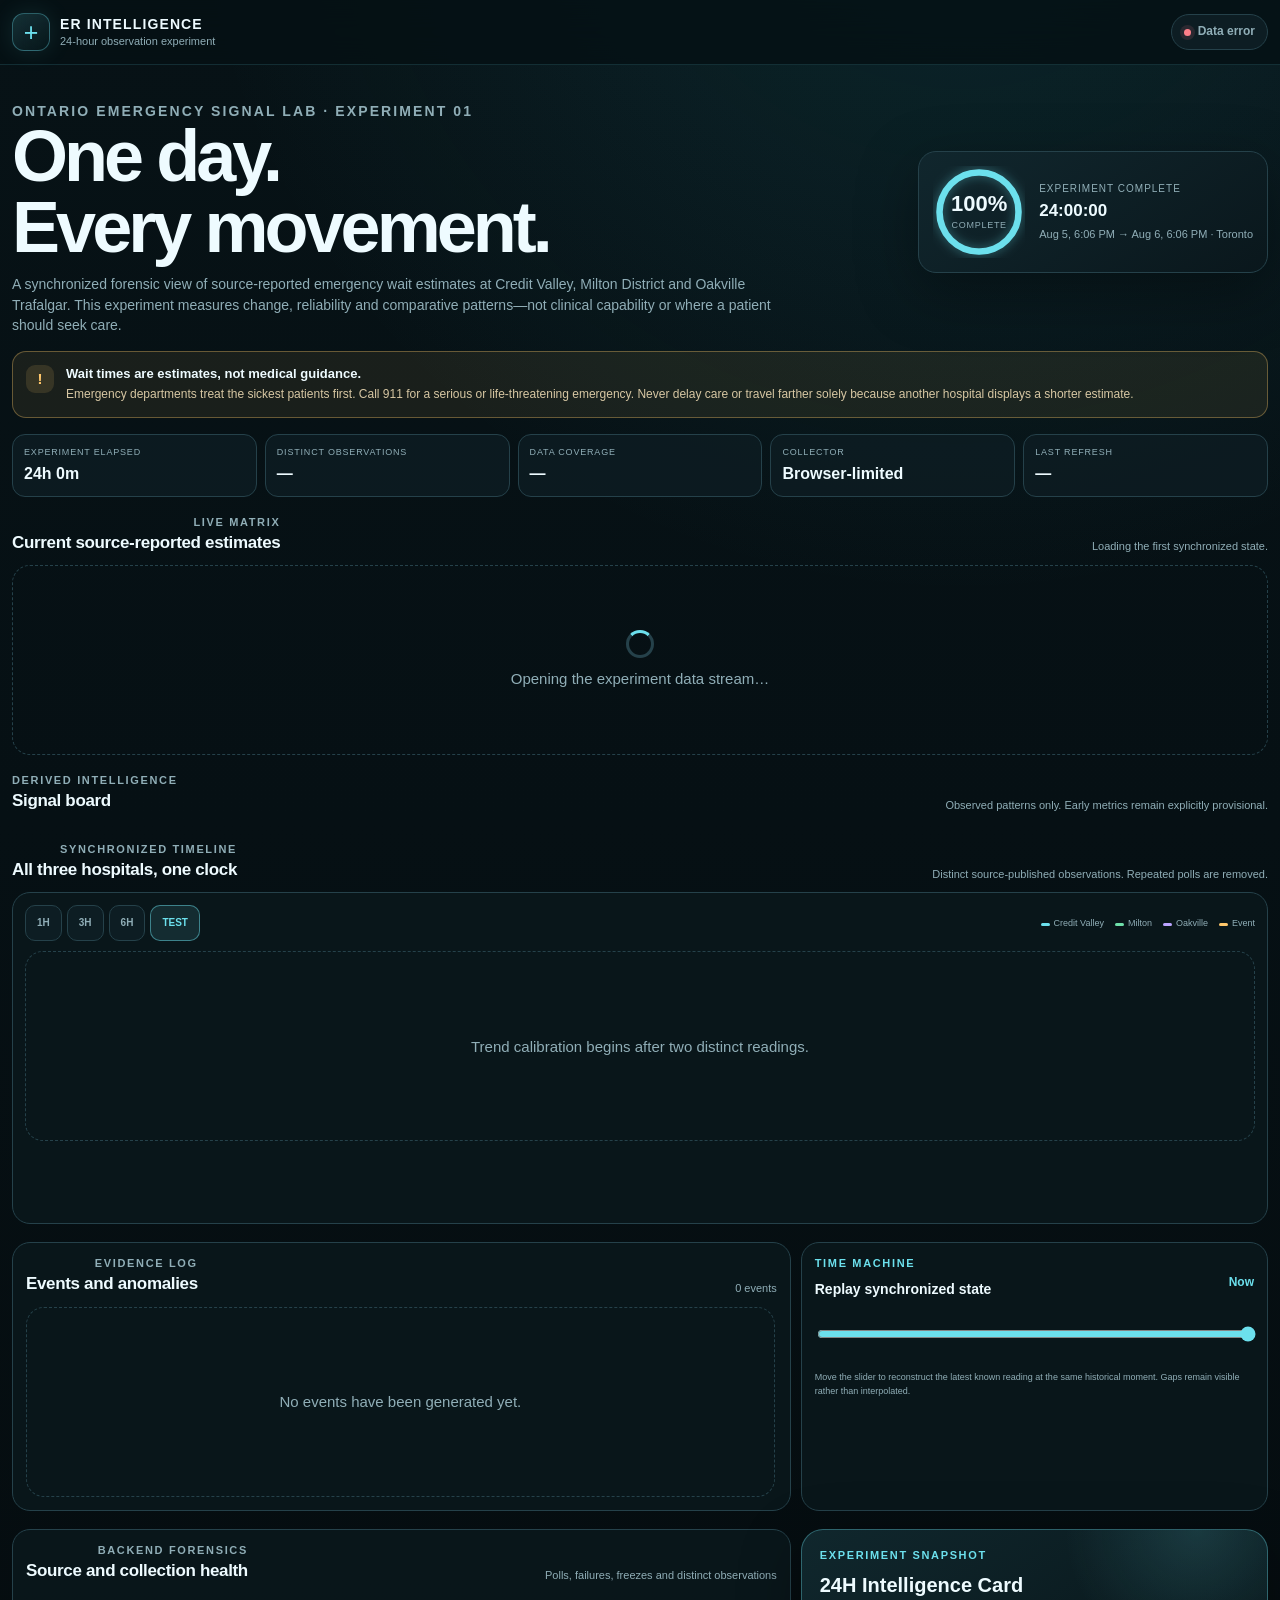
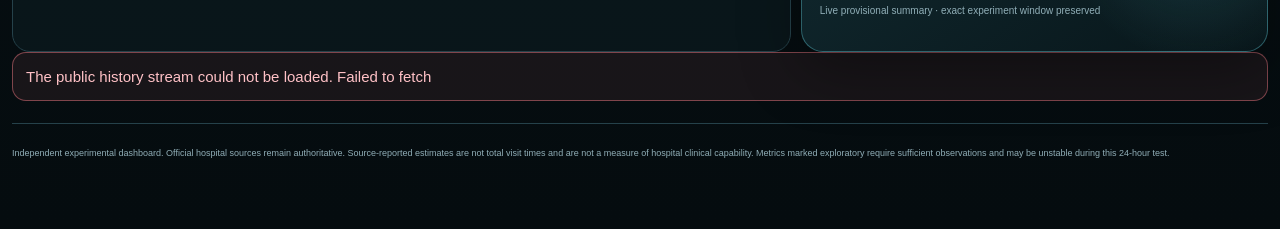
<file: experiment/index.html>
<!doctype html>
<html lang="en">
<head>
<meta charset="utf-8">
<meta name="viewport" content="width=device-width,initial-scale=1,viewport-fit=cover">
<meta name="theme-color" content="#071216">
<meta name="apple-mobile-web-app-capable" content="yes">
<meta name="apple-mobile-web-app-status-bar-style" content="black-translucent">
<meta name="apple-mobile-web-app-title" content="ER Intel 24H">
<title>ER Intelligence — 24-Hour Experiment</title>
<link rel="stylesheet" href="experiment-a.css"><link rel="stylesheet" href="experiment-b.css">
</head>
<body>
<header class="topbar"><div class="shell topin"><div class="brand"><span class="cross" aria-hidden="true">+</span><span><strong>ER Intelligence</strong><small>24-hour observation experiment</small></span></div><div id="livePill" class="livepill"><i></i><span id="liveText">Connecting</span></div></div></header>
<main class="shell">
<section class="hero"><div><p class="kicker">Ontario Emergency Signal Lab · Experiment 01</p><h1>One day.<br>Every movement.</h1><p>A synchronized forensic view of source-reported emergency wait estimates at Credit Valley, Milton District and Oakville Trafalgar. This experiment measures change, reliability and comparative patterns—not clinical capability or where a patient should seek care.</p></div><div class="clockbox"><div class="ring"><svg viewBox="0 0 100 100" aria-hidden="true"><circle class="track" cx="50" cy="50" r="43"></circle><circle id="progressCircle" class="progress" cx="50" cy="50" r="43"></circle></svg><div class="ringtext"><strong id="progressPct">0%</strong><span>complete</span></div></div><div class="clockmeta"><span class="label" id="countLabel">Time remaining</span><strong id="countdown">24:00:00</strong><span class="window">Aug 5, 6:06 PM → Aug 6, 6:06 PM · Toronto</span></div></div></section>
<section class="warning"><b aria-hidden="true">!</b><div><strong>Wait times are estimates, not medical guidance.</strong><p>Emergency departments treat the sickest patients first. Call 911 for a serious or life-threatening emergency. Never delay care or travel farther solely because another hospital displays a shorter estimate.</p></div></section>
<section id="statusbar" class="statusbar"><div class="stat"><span>Experiment elapsed</span><strong id="elapsed">0 min</strong></div><div class="stat"><span>Distinct observations</span><strong id="samples">—</strong></div><div class="stat"><span>Data coverage</span><strong id="coverage">—</strong></div><div class="stat"><span>Collector</span><strong id="collector">Starting</strong></div><div class="stat"><span>Last refresh</span><strong id="lastRefresh">—</strong></div></section>
<section class="section"><div class="sectionhead"><div><p class="kicker">Live matrix</p><h2>Current source-reported estimates</h2></div><p id="matrixNote">Loading the first synchronized state.</p></div><div id="cards" class="cards"><div class="loading" style="grid-column:1/-1"><div><div class="pulse"></div>Opening the experiment data stream…</div></div></section>
<section class="section"><div class="sectionhead"><div><p class="kicker">Derived intelligence</p><h2>Signal board</h2></div><p>Observed patterns only. Early metrics remain explicitly provisional.</p></div><div id="signals" class="signals"></div></section>
<section class="section"><div class="sectionhead"><div><p class="kicker">Synchronized timeline</p><h2>All three hospitals, one clock</h2></div><p>Distinct source-published observations. Repeated polls are removed.</p></div><div class="chartbox"><div class="charttools"><div class="rangebuttons" role="group" aria-label="Timeline range"><button data-range="60">1H</button><button data-range="180">3H</button><button data-range="360">6H</button><button data-range="experiment" class="active">TEST</button></div><div class="legend"><span><i style="background:#6ce0ed"></i>Credit Valley</span><span><i style="background:#6fe0aa"></i>Milton</span><span><i style="background:#bba4ff"></i>Oakville</span><span><i style="background:#ffc76b"></i>Event</span></div></div><div id="chart" class="chartwrap"><div class="loading"><div>Trend calibration begins after two distinct readings.</div></div></div></div></section>
<section class="section lowergrid"><div class="panel"><div class="sectionhead"><div><p class="kicker">Evidence log</p><h2>Events and anomalies</h2></div><p id="eventCount">0 events</p></div><div id="feed" class="feed"><div class="loading">No events have been generated yet.</div></div></div><div class="panel"><div class="replayhead"><div><p class="kicker">Time machine</p><h3>Replay synchronized state</h3></div><span id="replayTime" class="replaytime">Now</span></div><input id="replay" class="slider" type="range" min="0" max="1000" value="1000" aria-label="Replay experiment timeline"><div id="replayCards" class="replaycards"></div><p style="margin:10px 0 0;color:var(--muted);font-size:9px">Move the slider to reconstruct the latest known reading at the same historical moment. Gaps remain visible rather than interpolated.</p></div></section>
<section class="section lowergrid"><div class="panel forensics"><div class="sectionhead"><div><p class="kicker">Backend forensics</p><h2>Source and collection health</h2></div><p>Polls, failures, freezes and distinct observations</p></div><div id="forensics"></div></div><div class="summarycard"><p class="kicker">Experiment snapshot</p><h3>24H Intelligence Card</h3><p class="sub" id="summarySub">Live provisional summary · exact experiment window preserved</p><div id="summaryGrid" class="summarygrid"></div></div></section>
<div id="errorBox" class="errorbox hide" role="alert"></div>
<footer class="footer"><p>Independent experimental dashboard. Official hospital sources remain authoritative. Source-reported estimates are not total visit times and are not a measure of hospital clinical capability. Metrics marked exploratory require sufficient observations and may be unstable during this 24-hour test.</p></footer>
</main>
<script src="experiment-core1.js"></script><script src="experiment-core2.js"></script><script src="experiment-render1.js"></script><script src="experiment-render2.js"></script>
</body>
</html>
</file>
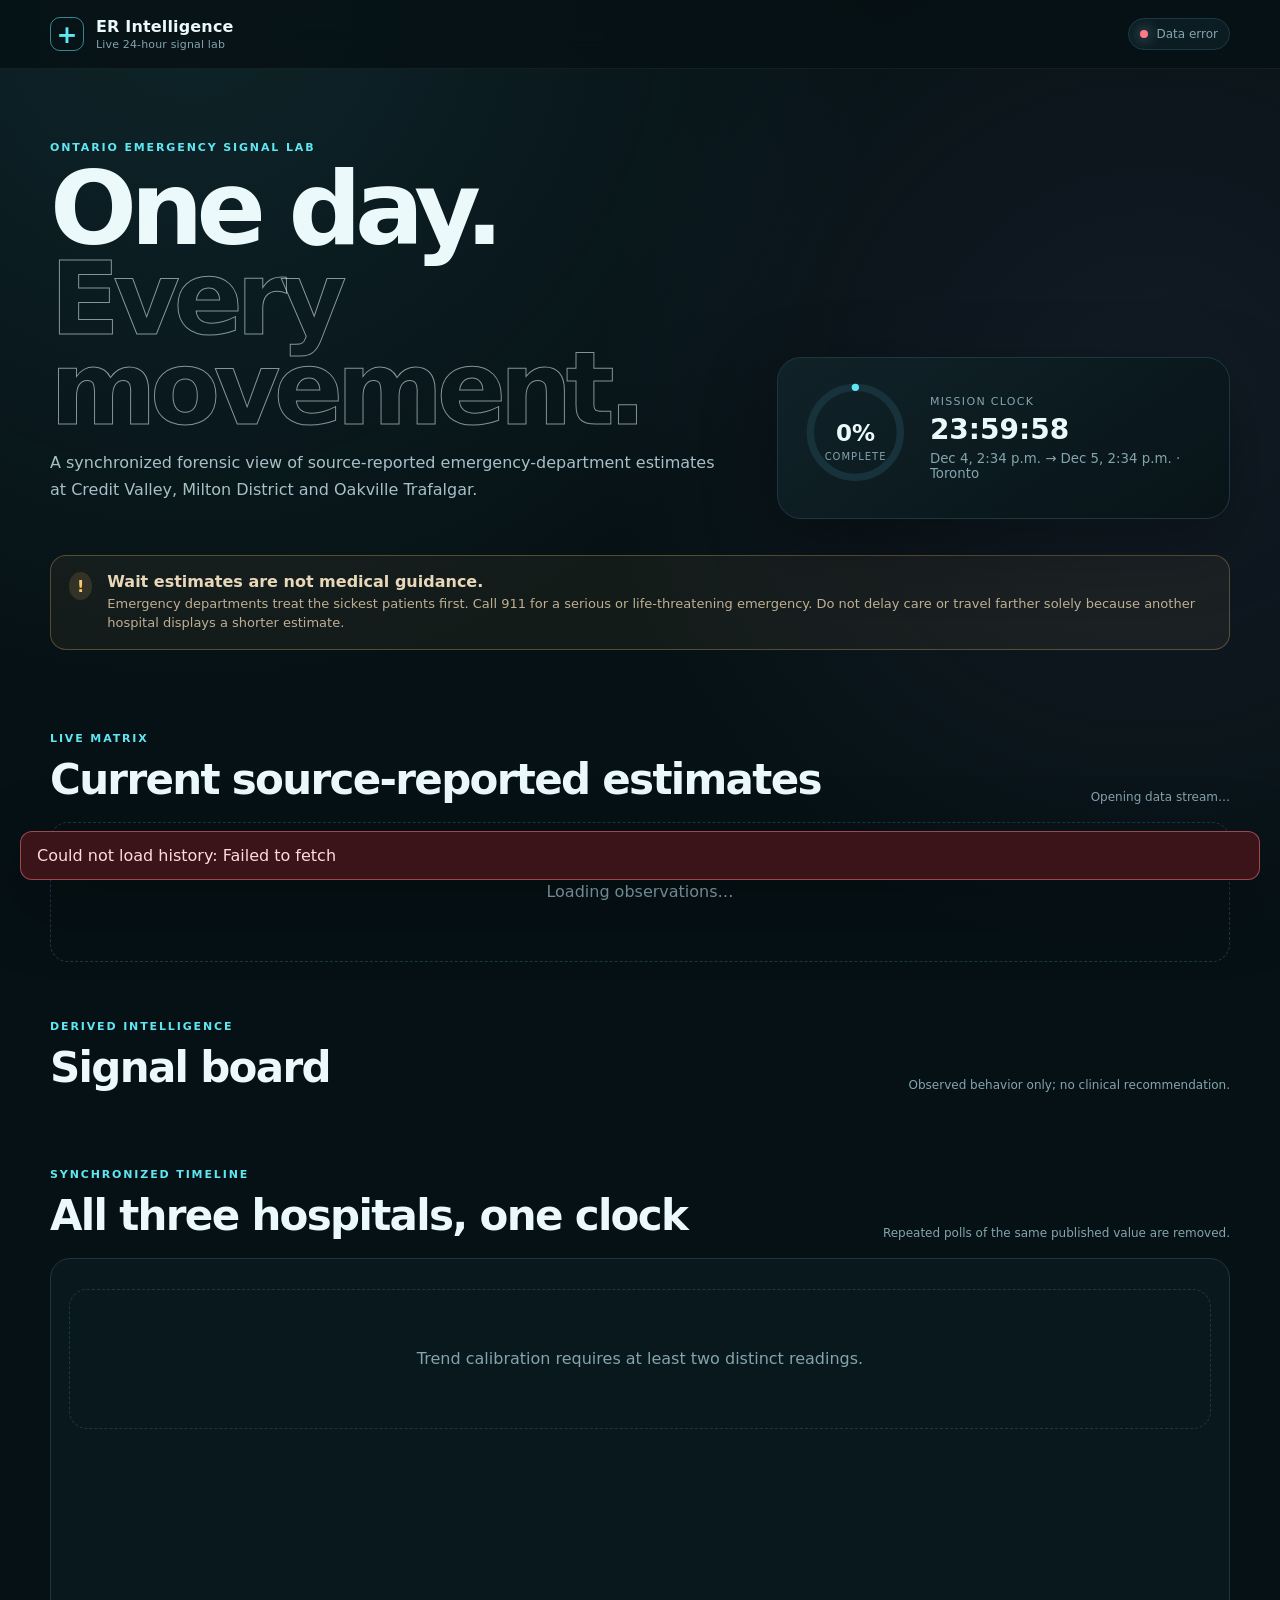
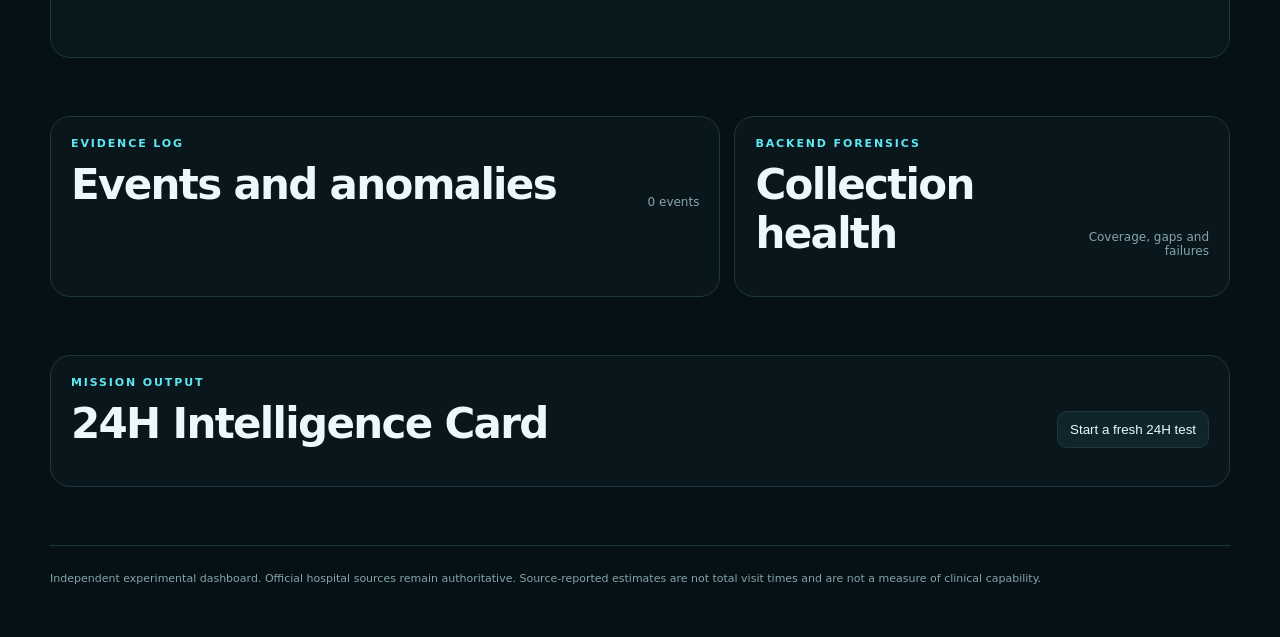
<file: forkable/index.html>
<!doctype html>
<html lang="en">
<head>
  <meta charset="utf-8">
  <meta name="viewport" content="width=device-width,initial-scale=1,viewport-fit=cover">
  <meta name="theme-color" content="#061115">
  <meta name="apple-mobile-web-app-capable" content="yes">
  <meta name="apple-mobile-web-app-status-bar-style" content="black-translucent">
  <title>ER Intelligence — Live 24H Lab</title>
  <link rel="stylesheet" href="./app.css">
</head>
<body>
  <header class="top"><div class="shell topin"><div class="brand"><b>+</b><span>ER Intelligence<small>Live 24-hour signal lab</small></span></div><div id="connection" class="pill"><i></i>Connecting</div></div></header>
  <main class="shell">
    <section class="hero">
      <div><p class="eyebrow">Ontario emergency signal lab</p><h1>One day.<br><em>Every movement.</em></h1><p class="lede">A synchronized forensic view of source-reported emergency-department estimates at Credit Valley, Milton District and Oakville Trafalgar.</p></div>
      <div class="mission"><div class="dial"><svg viewBox="0 0 100 100"><circle class="track" cx="50" cy="50" r="43"/><circle id="progress" class="progress" cx="50" cy="50" r="43"/></svg><div><strong id="pct">0%</strong><span>complete</span></div></div><div><span class="label">Mission clock</span><strong id="clock">24:00:00</strong><small id="windowLabel">Rolling 24-hour window</small></div></div>
    </section>

    <section class="warning"><strong>!</strong><div><b>Wait estimates are not medical guidance.</b><span>Emergency departments treat the sickest patients first. Call 911 for a serious or life-threatening emergency. Do not delay care or travel farther solely because another hospital displays a shorter estimate.</span></div></section>

    <section id="strip" class="strip"></section>

    <section class="section"><header><div><p class="eyebrow">Live matrix</p><h2>Current source-reported estimates</h2></div><p id="matrixNote">Opening data stream…</p></header><div id="cards" class="cards"><div class="loading">Loading observations…</div></div></section>

    <section class="section"><header><div><p class="eyebrow">Derived intelligence</p><h2>Signal board</h2></div><p>Observed behavior only; no clinical recommendation.</p></header><div id="signals" class="signals"></div></section>

    <section class="section"><header><div><p class="eyebrow">Synchronized timeline</p><h2>All three hospitals, one clock</h2></div><p>Repeated polls of the same published value are removed.</p></header><div class="chartbox"><div id="legend" class="legend"></div><div id="chart" class="chart"><div class="loading">Trend calibration requires at least two distinct readings.</div></div></div></section>

    <section class="grid2 section">
      <article class="panel"><header><div><p class="eyebrow">Evidence log</p><h2>Events and anomalies</h2></div><p id="eventCount">0 events</p></header><div id="events" class="events"></div></article>
      <article class="panel"><header><div><p class="eyebrow">Backend forensics</p><h2>Collection health</h2></div><p>Coverage, gaps and failures</p></header><div id="forensics"></div></article>
    </section>

    <section class="section summary"><header><div><p class="eyebrow">Mission output</p><h2>24H Intelligence Card</h2></div><button id="resetWindow">Start a fresh 24H test</button></header><div id="summary"></div></section>

    <div id="error" class="error hidden"></div>
    <footer>Independent experimental dashboard. Official hospital sources remain authoritative. Source-reported estimates are not total visit times and are not a measure of clinical capability.</footer>
  </main>
  <script src="./config.js"></script>
  <script src="./app.js"></script>
</body>
</html>
</file>
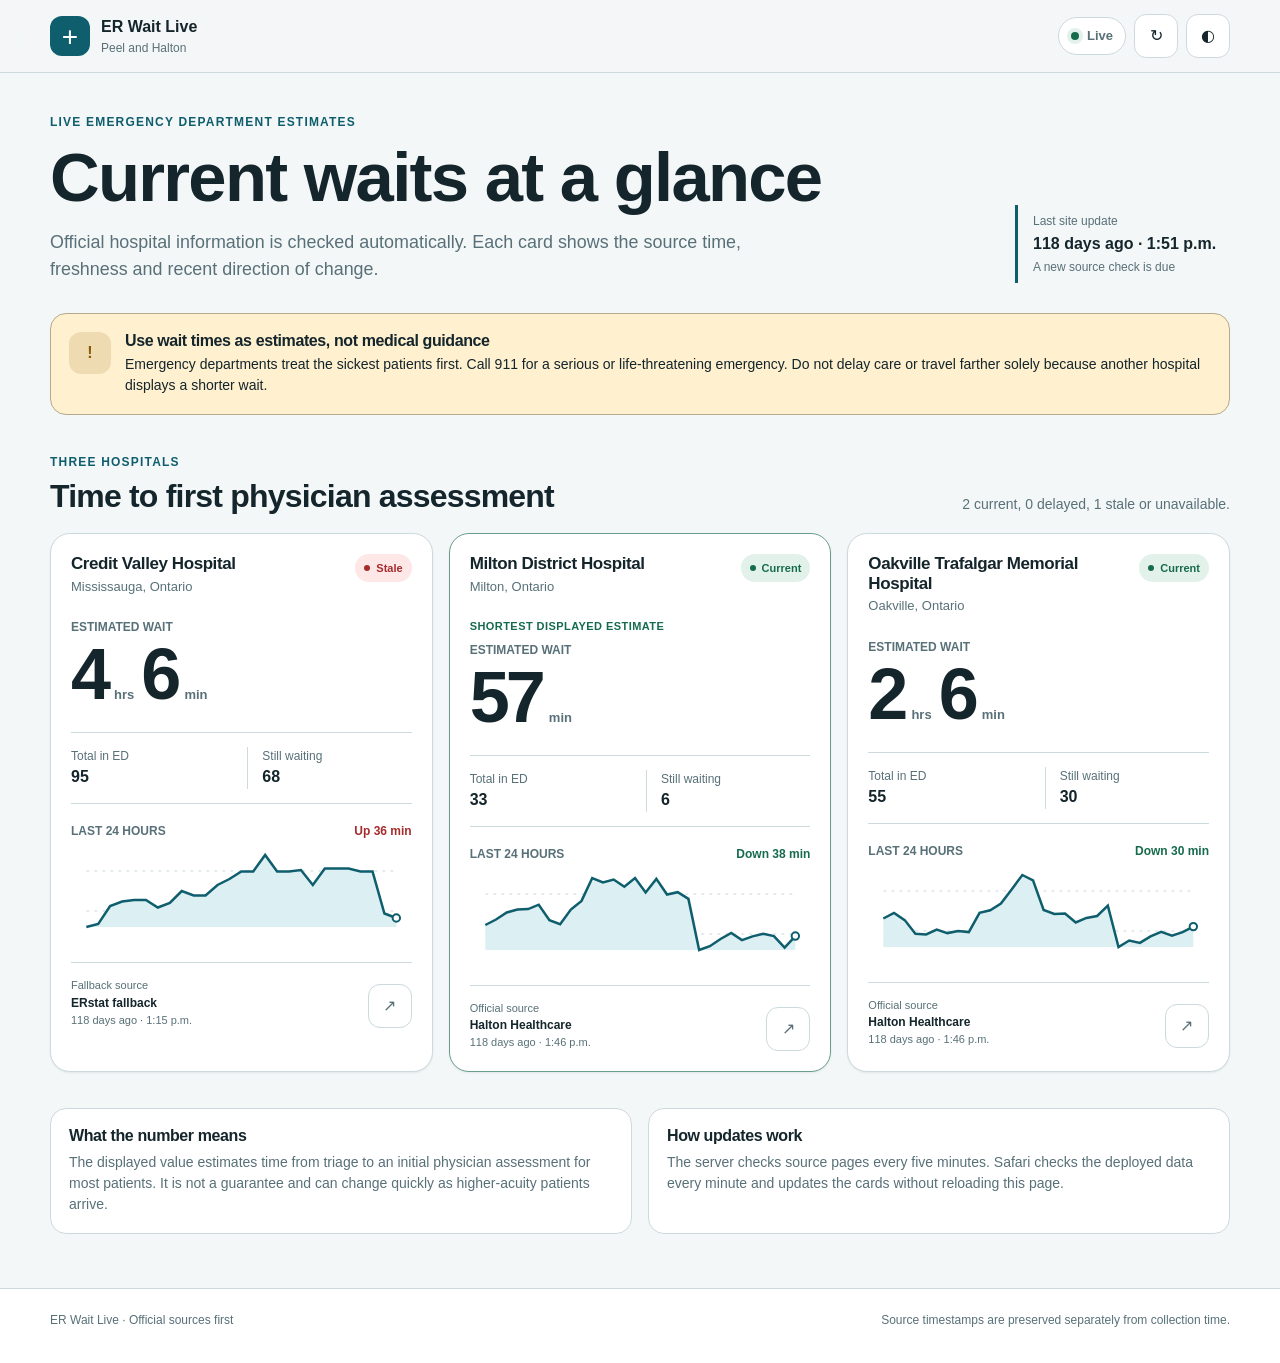
<file: public/index.html>
<!doctype html>
<html lang="en">
<head>
  <meta charset="utf-8">
  <meta name="viewport" content="width=device-width,initial-scale=1,viewport-fit=cover">
  <meta name="theme-color" content="#0f5e6d">
  <meta name="apple-mobile-web-app-capable" content="yes">
  <meta name="apple-mobile-web-app-status-bar-style" content="default">
  <meta name="apple-mobile-web-app-title" content="ER Wait Live">
  <meta name="description" content="Current emergency department wait estimates for Credit Valley, Milton and Oakville.">
  <title>ER Wait Live</title>
  <style>
    :root{color-scheme:light;--bg:#f4f7f8;--surface:#fff;--surface2:#eaf0f2;--text:#14252b;--muted:#587078;--border:#ccd9dd;--primary:#0f5e6d;--primarySoft:#dceff2;--success:#176b4d;--successSoft:#e2f2eb;--warning:#8a5a05;--warningSoft:#fff0cf;--danger:#a52c2c;--dangerSoft:#fde7e7;--radius:20px}
    [data-theme=dark]{color-scheme:dark;--bg:#0d1518;--surface:#141f23;--surface2:#1b2a2f;--text:#eef6f7;--muted:#a8bcc2;--border:#31454b;--primary:#69c2d1;--primarySoft:#163840;--success:#78d2a8;--successSoft:#16372b;--warning:#efc36b;--warningSoft:#3b2d13;--danger:#f29b9b;--dangerSoft:#3f2020}
    *{box-sizing:border-box}html{background:var(--bg);scroll-behavior:smooth}body{margin:0;min-width:320px;min-height:100dvh;background:var(--bg);color:var(--text);font:16px/1.5 -apple-system,BlinkMacSystemFont,"Segoe UI",sans-serif;text-rendering:optimizeLegibility}button,a{touch-action:manipulation;-webkit-tap-highlight-color:transparent}button{font:inherit;color:inherit}a{color:var(--primary);text-underline-offset:3px}:focus-visible{outline:3px solid var(--primary);outline-offset:3px}.shell{width:min(calc(100% - 28px),1180px);margin:auto}.skip{position:fixed;left:12px;top:12px;z-index:99;transform:translateY(-170%);background:var(--text);color:var(--surface);padding:12px 16px;border-radius:10px;font-weight:700}.skip:focus{transform:none}.header{position:sticky;top:0;z-index:20;border-bottom:1px solid var(--border);background:color-mix(in srgb,var(--bg) 89%,transparent);backdrop-filter:blur(14px)}.headin{height:72px;display:flex;align-items:center;justify-content:space-between;gap:12px}.brand{display:flex;align-items:center;gap:11px;color:var(--text);text-decoration:none}.mark{display:grid;place-items:center;width:40px;height:40px;border-radius:12px;background:var(--primary);color:#fff;font-size:28px;font-weight:300}.brand strong,.brand small{display:block}.brand small{color:var(--muted);font-size:12px}.actions{display:flex;align-items:center;gap:8px}.pill{display:flex;align-items:center;gap:8px;min-height:38px;border:1px solid var(--border);border-radius:999px;background:var(--surface);padding:0 12px;color:var(--muted);font-size:13px;font-weight:750}.dot{width:8px;height:8px;border-radius:50%;background:var(--warning);box-shadow:0 0 0 4px var(--warningSoft)}.pill.live .dot{background:var(--success);box-shadow:0 0 0 4px var(--successSoft)}.pill.error .dot{background:var(--danger);box-shadow:0 0 0 4px var(--dangerSoft)}.iconbtn{display:grid;place-items:center;width:44px;height:44px;border:1px solid var(--border);border-radius:12px;background:var(--surface);cursor:pointer}.iconbtn:hover{background:var(--surface2)}.iconbtn.spin{animation:spin .7s linear infinite}.main{padding:40px 0 54px}.hero{display:grid;grid-template-columns:1fr auto;gap:28px;align-items:end;margin-bottom:30px}.eyebrow{margin:0 0 7px;color:var(--primary);font-size:12px;font-weight:800;letter-spacing:.1em;text-transform:uppercase}h1,h2,h3,p{margin-top:0}h1,h2,h3{line-height:1.15;letter-spacing:-.025em}h1{margin-bottom:12px;font-size:clamp(2.25rem,6vw,4.3rem)}.hero p:last-child{max-width:700px;margin-bottom:0;color:var(--muted);font-size:clamp(1rem,1.4vw,1.12rem)}.updated{min-width:215px;border-left:3px solid var(--primary);padding:7px 0 7px 15px}.updated span,.updated strong{display:block}.updated span{color:var(--muted);font-size:12px}.updated strong{margin:2px 0;font-variant-numeric:tabular-nums}.notice{display:grid;grid-template-columns:auto 1fr;gap:14px;margin-bottom:38px;border:1px solid color-mix(in srgb,var(--warning) 38%,var(--border));border-radius:16px;background:var(--warningSoft);padding:18px}.noticeicon{display:grid;place-items:center;width:42px;height:42px;border-radius:12px;background:color-mix(in srgb,var(--warning) 14%,transparent);color:var(--warning);font-weight:900}.notice h2{margin-bottom:4px;font-size:16px}.notice p{margin-bottom:0;font-size:14px}.sectionhead{display:flex;align-items:end;justify-content:space-between;gap:20px;margin-bottom:18px}.sectionhead h2{margin-bottom:0;font-size:clamp(1.35rem,2.6vw,2rem)}.summary{max-width:390px;margin:0;color:var(--muted);font-size:14px;text-align:right}.grid{display:grid;grid-template-columns:repeat(3,minmax(0,1fr));gap:16px}.card{position:relative;min-width:0;border:1px solid var(--border);border-radius:var(--radius);background:var(--surface);padding:20px;box-shadow:0 1px 2px rgba(17,38,45,.08)}.card.shortest{border-color:color-mix(in srgb,var(--success) 55%,var(--border))}.top,.metrics,.source,.trendhead{display:flex;align-items:center;justify-content:space-between;gap:12px}.top{align-items:flex-start;margin-bottom:22px}.card h3{margin-bottom:3px;font-size:17px}.city{margin:0;color:var(--muted);font-size:13px}.badge{display:inline-flex;align-items:center;gap:6px;min-height:28px;border-radius:999px;padding:3px 9px;font-size:11px;font-weight:800;white-space:nowrap}.badge:before{width:6px;height:6px;border-radius:50%;background:currentColor;content:""}.current{background:var(--successSoft);color:var(--success)}.delayed{background:var(--warningSoft);color:var(--warning)}.stale,.unavailable{background:var(--dangerSoft);color:var(--danger)}.shortlabel{display:block;margin-bottom:6px;color:var(--success);font-size:11px;font-weight:800;letter-spacing:.04em;text-transform:uppercase}.waitlabel{display:block;margin-bottom:2px;color:var(--muted);font-size:12px;font-weight:700;text-transform:uppercase}.wait{display:flex;min-height:74px;align-items:baseline;gap:7px;margin-bottom:20px;font-size:clamp(2.8rem,6vw,4.5rem);font-weight:760;letter-spacing:-.055em;line-height:1;font-variant-numeric:tabular-nums}.wait small{color:var(--muted);font-size:13px;letter-spacing:0}.wait.na{align-items:center;color:var(--muted);font-size:23px;letter-spacing:0}.metrics{display:grid;grid-template-columns:1fr 1fr;margin-bottom:18px;border-block:1px solid var(--border);padding:14px 0}.metric span,.metric strong{display:block}.metric span{color:var(--muted);font-size:12px}.metric strong{font-size:16px;font-variant-numeric:tabular-nums}.metric+.metric{border-left:1px solid var(--border);padding-left:14px}.trend{min-height:124px;margin-bottom:16px}.trendhead{margin-bottom:10px;color:var(--muted);font-size:12px;font-weight:700;text-transform:uppercase}.trendchange{font-weight:800;text-transform:none}.trendchange.down{color:var(--success)}.trendchange.up{color:var(--danger)}svg.spark{width:100%;height:82px;overflow:visible;color:var(--primary)}.gridline{stroke:var(--border);stroke-dasharray:3 5}.area{fill:var(--primarySoft)}.line{fill:none;stroke:currentColor;stroke-width:2.5;vector-effect:non-scaling-stroke}.lastdot{fill:var(--surface);stroke:currentColor;stroke-width:2;vector-effect:non-scaling-stroke}.emptytrend{display:grid;height:82px;place-items:center;border:1px dashed var(--border);border-radius:10px;color:var(--muted);font-size:12px}.source{align-items:end;border-top:1px solid var(--border);padding-top:14px}.source span,.source strong{display:block}.source span{color:var(--muted);font-size:11px}.source strong{font-size:12px}.sourcelink{display:grid;place-items:center;width:44px;height:44px;border:1px solid var(--border);border-radius:12px;color:var(--muted);text-decoration:none}.info{display:grid;grid-template-columns:1fr 1fr;gap:16px;margin-top:36px}.infocard{border:1px solid var(--border);border-radius:16px;background:var(--surface);padding:18px}.infocard h2{margin-bottom:7px;font-size:16px}.infocard p{margin-bottom:0;color:var(--muted);font-size:14px}.foot{border-top:1px solid var(--border);background:var(--surface);padding:22px 0;color:var(--muted);font-size:12px}.footin{display:flex;justify-content:space-between;gap:16px}.skeleton{min-height:505px;background:linear-gradient(90deg,var(--surface),var(--surface2),var(--surface));background-size:200% 100%;animation:shimmer 1.4s infinite linear}.errorbox{margin-top:18px;border:1px solid color-mix(in srgb,var(--danger) 40%,var(--border));border-radius:14px;background:var(--dangerSoft);padding:14px;color:var(--danger)}@keyframes shimmer{to{background-position:-200% 0}}@keyframes spin{to{transform:rotate(360deg)}}
    @media(max-width:960px){.grid{grid-template-columns:1fr}.card{display:grid;grid-template-columns:1.1fr .9fr;gap:0 24px}.top,.waitwrap,.metrics,.source{grid-column:1}.trend{grid-column:2;grid-row:1/span 4;align-self:center;margin:0}.skeleton{min-height:330px}}
    @media(max-width:720px){.pill span:last-child{position:absolute;overflow:hidden;width:1px;height:1px;clip:rect(0 0 0 0)}.pill{width:38px;justify-content:center;padding:0}.hero{grid-template-columns:1fr;align-items:start;gap:18px}.sectionhead,.footin{align-items:flex-start;flex-direction:column}.summary{text-align:left}.info{grid-template-columns:1fr}}
    @media(max-width:620px){.main{padding-top:30px}.card{display:block;padding:17px}.trend{margin-bottom:16px}.notice{grid-template-columns:1fr}.noticeicon{width:38px;height:38px}.footin{display:block}.footin p{margin-bottom:6px}}
    @media(prefers-reduced-motion:reduce){*,*:before,*:after{scroll-behavior:auto!important;animation-duration:.01ms!important;animation-iteration-count:1!important;transition-duration:.01ms!important}}
  </style>
</head>
<body>
<a class="skip" href="#waits">Skip to wait times</a>
<header class="header"><div class="shell headin"><a class="brand" href="./"><span class="mark" aria-hidden="true">+</span><span><strong>ER Wait Live</strong><small>Peel and Halton</small></span></a><div class="actions"><div id="statusPill" class="pill" role="status" aria-live="polite"><span class="dot"></span><span id="statusText">Connecting</span></div><button id="refresh" class="iconbtn" aria-label="Refresh displayed data">↻</button><button id="theme" class="iconbtn" aria-label="Switch colour theme">◐</button></div></div></header>
<main class="shell main">
<section class="hero"><div><p class="eyebrow">Live emergency department estimates</p><h1>Current waits at a glance</h1><p>Official hospital information is checked automatically. Each card shows the source time, freshness and recent direction of change.</p></div><div class="updated"><span>Last site update</span><strong id="generated">Loading</strong><span id="next">Checking data</span></div></section>
<section class="notice"><div class="noticeicon" aria-hidden="true">!</div><div><h2>Use wait times as estimates, not medical guidance</h2><p>Emergency departments treat the sickest patients first. Call 911 for a serious or life-threatening emergency. Do not delay care or travel farther solely because another hospital displays a shorter wait.</p></div></section>
<section id="waits"><div class="sectionhead"><div><p class="eyebrow">Three hospitals</p><h2>Time to first physician assessment</h2></div><p id="summary" class="summary">Waiting for the first live snapshot.</p></div><div id="grid" class="grid" aria-live="polite" aria-busy="true"><article class="card skeleton"></article><article class="card skeleton"></article><article class="card skeleton"></article></div><div id="error" class="errorbox" hidden></div></section>
<section class="info"><article class="infocard"><h2>What the number means</h2><p>The displayed value estimates time from triage to an initial physician assessment for most patients. It is not a guarantee and can change quickly as higher-acuity patients arrive.</p></article><article class="infocard"><h2>How updates work</h2><p>The server checks source pages every five minutes. Safari checks the deployed data every minute and updates the cards without reloading this page.</p></article></section>
</main>
<footer class="foot"><div class="shell footin"><p>ER Wait Live · Official sources first</p><p>Source timestamps are preserved separately from collection time.</p></div></footer>
<script>
(()=>{"use strict";const $=s=>document.querySelector(s),grid=$("#grid"),pill=$("#statusPill"),statusText=$("#statusText"),generated=$("#generated"),next=$("#next"),summary=$("#summary"),error=$("#error"),refresh=$("#refresh"),theme=$("#theme");let doc=null;const stored=localStorage.getItem("erwait-theme"),prefers=matchMedia("(prefers-color-scheme: dark)").matches;document.documentElement.dataset.theme=stored||(prefers?"dark":"light");theme.onclick=()=>{const n=document.documentElement.dataset.theme==="dark"?"light":"dark";document.documentElement.dataset.theme=n;localStorage.setItem("erwait-theme",n)};refresh.onclick=()=>load(true);function setStatus(s,t){pill.className="pill "+s;statusText.textContent=t}function rel(v){if(!v)return"Time unavailable";const d=new Date(v),sec=Math.max(0,Math.round((Date.now()-d)/1000));if(isNaN(d))return"Time unavailable";if(sec<10)return"Just now";if(sec<60)return sec+" sec ago";const m=Math.floor(sec/60);if(m<60)return m+" min ago";const h=Math.floor(m/60);if(h<24)return h+" hr"+(h===1?"":"s")+" ago";const days=Math.floor(h/24);return days+" day"+(days===1?"":"s")+" ago"}function clock(v){if(!v)return"";const d=new Date(v);if(isNaN(d))return"";return new Intl.DateTimeFormat("en-CA",{hour:"numeric",minute:"2-digit",hour12:true,timeZone:"America/Toronto"}).format(d)}function dur(m){m=Math.max(0,Math.round(m));const h=Math.floor(m/60),r=m%60;return h?(r?`${h} hour${h===1?"":"s"} ${r} minutes`:`${h} hour${h===1?"":"s"}`):`${r} minutes`}function waitHTML(m){if(!Number.isFinite(m))return'<div class="wait na">Unavailable</div>';m=Math.max(0,Math.round(m));const h=Math.floor(m/60),r=m%60;return h?`<div class="wait" aria-label="${dur(m)}">${h}<small>${h===1?"hr":"hrs"}</small>${r?`${r}<small>min</small>`:""}</div>`:`<div class="wait" aria-label="${dur(m)}">${r}<small>min</small></div>`}function statusLabel(s){return s==="current"?"Current":s==="delayed"?"Delayed":s==="stale"?"Stale":"Unavailable"}function esc(s){return String(s??"").replace(/[&<>"']/g,c=>({"&":"&amp;","<":"&lt;",">":"&gt;",'"':"&quot;","'":"&#39;"}[c]))}function safeUrl(s){try{const u=new URL(s);return /^https?:$/.test(u.protocol)?u.href:"#"}catch{return"#"}}function trend(h){const pts=(h.history||[]).filter(p=>Number.isFinite(p.wait_minutes));if(pts.length<2)return'<div class="trend"><div class="trendhead"><span>Last 24 hours</span><span class="trendchange">Collecting history</span></div><div class="emptytrend">Trend appears after multiple checks</div></div>';const vals=pts.map(p=>p.wait_minutes),a=vals[0],b=vals.at(-1),chg=Math.round(b-a),dir=Math.abs(chg)<10?"steady":chg<0?"down":"up",txt=dir==="steady"?"Mostly steady":`${dir==="down"?"Down":"Up"} ${Math.abs(chg)} min`,w=320,H=82,p=5,min=Math.min(...vals),max=Math.max(...vals),range=Math.max(20,max-min),xy=vals.map((v,i)=>[p+i/(vals.length-1)*(w-2*p),H-p-(v-min)/range*(H-2*p)]),line=xy.map((q,i)=>(i?"L":"M")+q[0].toFixed(1)+" "+q[1].toFixed(1)).join(" "),area=line+` L${xy.at(-1)[0]} ${H-p} L${xy[0][0]} ${H-p} Z`;return`<div class="trend"><div class="trendhead"><span>Last 24 hours</span><span class="trendchange ${dir}">${txt}</span></div><svg class="spark" viewBox="0 0 ${w} ${H}" role="img" aria-label="${esc(h.hospital_name)} trend. Started at ${dur(a)}; latest ${dur(b)}."><line class="gridline" x1="5" x2="315" y1="21" y2="21"/><line class="gridline" x1="5" x2="315" y1="61" y2="61"/><path class="area" d="${area}"/><path class="line" d="${line}"/><circle class="lastdot" cx="${xy.at(-1)[0]}" cy="${xy.at(-1)[1]}" r="3.7"/></svg></div>`}function card(h,shortest){const sourceTime=h.source_updated_at||h.retrieved_at,label=h.source_tier===1?"Official source":"Fallback source";return`<article class="card ${shortest?"shortest":""}"><div class="top"><div><h3>${esc(h.hospital_name)}</h3><p class="city">${esc(h.city)}, Ontario</p></div><span class="badge ${esc(h.source_status)}">${statusLabel(h.source_status)}</span></div><div class="waitwrap">${shortest?'<span class="shortlabel">Shortest displayed estimate</span>':""}<span class="waitlabel">Estimated wait</span>${waitHTML(h.wait_minutes)}</div><div class="metrics"><div class="metric"><span>Total in ED</span><strong>${Number.isFinite(h.patients_total)?h.patients_total.toLocaleString("en-CA"):"Not reported"}</strong></div><div class="metric"><span>Still waiting</span><strong>${Number.isFinite(h.patients_waiting)?h.patients_waiting.toLocaleString("en-CA"):"Not reported"}</strong></div></div>${trend(h)}<div class="source"><div><span>${label}</span><strong>${esc(h.source_name)}</strong><span data-time="${esc(sourceTime||"")}">${rel(sourceTime)} · ${clock(sourceTime)}</span></div><a class="sourcelink" href="${safeUrl(h.source_url)}" target="_blank" rel="noreferrer" aria-label="Open ${esc(h.source_name)} source">↗</a></div></article>`}function render(d){doc=d;const hs=d.hospitals||[],eligible=hs.filter(h=>Number.isFinite(h.wait_minutes)&&!["stale","unavailable"].includes(h.source_status)),low=eligible.length?Math.min(...eligible.map(h=>h.wait_minutes)):null;grid.innerHTML=hs.length?hs.map(h=>card(h,low!==null&&h.wait_minutes===low&&!["stale","unavailable"].includes(h.source_status))).join(""):'<article class="card"><h3>Waiting for data</h3><p class="city">The first source check is still running.</p></article>';grid.setAttribute("aria-busy","false");const current=hs.filter(h=>h.source_status==="current").length,delayed=hs.filter(h=>h.source_status==="delayed").length,stale=hs.length-current-delayed;summary.textContent=!hs.length?"No observations yet.":stale?`${current} current, ${delayed} delayed, ${stale} stale or unavailable.`:delayed?`${current} current and ${delayed} delayed.`:`All ${current} displayed sources are current.`;generated.dataset.time=d.generated_at||"";generated.textContent=rel(d.generated_at);setStatus("live","Live");error.hidden=true;tick()}async function load(manual=false){if(manual){refresh.classList.add("spin");refresh.disabled=true}try{const r=await fetch(`data.json?t=${Date.now()}`,{cache:"no-store"});if(!r.ok)throw Error(`Data request returned ${r.status}`);render(await r.json())}catch(e){setStatus("error","Offline");error.hidden=false;error.textContent="Live data could not be loaded. Safari will retry automatically. "+e.message}finally{refresh.classList.remove("spin");refresh.disabled=false}}function tick(){if(doc){generated.textContent=rel(doc.generated_at);document.querySelectorAll("[data-time]").forEach(el=>{const t=el.dataset.time;el.textContent=rel(t)+" · "+clock(t)});const mins=doc.collector_interval_minutes||5,elapsed=(Date.now()-new Date(doc.generated_at))/60000,remain=Math.max(0,Math.ceil(mins-elapsed));next.textContent=remain?`Next scheduled source check in about ${remain} min`:"A new source check is due"}}load();setInterval(tick,1000);setInterval(()=>load(false),60000)})();
</script>
</body>
</html>
</file>
<file: experiment/experiment-a.css>
:root{color-scheme:dark;--bg:#061014;--bg2:#0a171c;--panel:#0d1d23;--panel2:#11272e;--line:#25414a;--line2:#365862;--text:#eefbff;--muted:#90aeb7;--teal:#6ce0ed;--cyan:#2fbdd0;--green:#6fe0aa;--amber:#ffc76b;--red:#ff7f89;--purple:#bba4ff;--shadow:0 18px 60px rgba(0,0,0,.34);--r:18px;--safe-top:max(14px,env(safe-area-inset-top));--safe-bottom:max(18px,env(safe-area-inset-bottom))}
*{box-sizing:border-box}html{background:var(--bg);scroll-behavior:smooth}body{margin:0;min-width:320px;min-height:100dvh;background:radial-gradient(circle at 75% -10%,rgba(47,189,208,.13),transparent 35%),linear-gradient(180deg,#071216,#061014 45%,#050c0f);color:var(--text);font:15px/1.45 -apple-system,BlinkMacSystemFont,"SF Pro Display","Segoe UI",sans-serif;-webkit-font-smoothing:antialiased}button,a,input{font:inherit}button,a{-webkit-tap-highlight-color:transparent;touch-action:manipulation}a{color:var(--teal)}button{color:inherit}.shell{width:min(calc(100% - 24px),1280px);margin:auto}.topbar{position:sticky;top:0;z-index:50;border-bottom:1px solid rgba(108,224,237,.14);background:rgba(6,16,20,.82);backdrop-filter:blur(18px)}.topin{min-height:64px;padding-top:env(safe-area-inset-top);display:flex;align-items:center;justify-content:space-between;gap:12px}.brand{display:flex;align-items:center;gap:10px}.cross{display:grid;place-items:center;width:38px;height:38px;border:1px solid rgba(108,224,237,.35);border-radius:12px;background:linear-gradient(145deg,rgba(108,224,237,.16),rgba(47,189,208,.03));color:var(--teal);font-size:25px;box-shadow:0 0 24px rgba(108,224,237,.12)}.brand strong,.brand small{display:block}.brand strong{font-size:14px;letter-spacing:.08em;text-transform:uppercase}.brand small{color:var(--muted);font-size:11px}.livepill{display:flex;align-items:center;gap:7px;min-height:36px;border:1px solid var(--line);border-radius:999px;background:var(--panel);padding:0 12px;color:var(--muted);font-size:12px;font-weight:750}.livepill i{width:7px;height:7px;border-radius:50%;background:var(--amber);box-shadow:0 0 0 4px rgba(255,199,107,.12)}.livepill.live i{background:var(--green);box-shadow:0 0 0 4px rgba(111,224,170,.12)}.livepill.error i{background:var(--red);box-shadow:0 0 0 4px rgba(255,127,137,.12)}main{padding:24px 0 calc(42px + var(--safe-bottom))}.hero{display:grid;grid-template-columns:minmax(0,1fr) auto;gap:18px;align-items:center;margin-bottom:16px}.kicker{margin:0 0 7px;color:var(--teal);font-size:11px;font-weight:850;letter-spacing:.15em;text-transform:uppercase}.hero h1{margin:0;font-size:clamp(2rem,7vw,4.5rem);line-height:.98;letter-spacing:-.055em}.hero p{max-width:760px;margin:12px 0 0;color:var(--muted);font-size:14px}.clockbox{display:grid;grid-template-columns:92px minmax(180px,1fr);align-items:center;gap:14px;min-width:310px;border:1px solid var(--line);border-radius:var(--r);background:linear-gradient(145deg,rgba(17,39,46,.95),rgba(10,23,28,.92));padding:14px;box-shadow:var(--shadow)}.ring{position:relative;width:92px;height:92px}.ring svg{width:92px;height:92px;transform:rotate(-90deg)}.ring circle{fill:none;stroke-width:7}.ring .track{stroke:#193039}.ring .progress{stroke:var(--teal);stroke-linecap:round;filter:drop-shadow(0 0 6px rgba(108,224,237,.42));transition:stroke-dashoffset .8s ease}.ringtext{position:absolute;inset:0;display:grid;place-content:center;text-align:center}.ringtext strong{font-size:22px;line-height:1;font-variant-numeric:tabular-nums}.ringtext span{margin-top:4px;color:var(--muted);font-size:9px;letter-spacing:.08em;text-transform:uppercase}.clockmeta span,.clockmeta strong{display:block}.clockmeta .label{color:var(--muted);font-size:10px;letter-spacing:.1em;text-transform:uppercase}.clockmeta strong{margin:3px 0;font-size:17px;font-variant-numeric:tabular-nums}.clockmeta .window{color:var(--muted);font-size:11px}.warning{display:flex;gap:12px;align-items:flex-start;margin-bottom:16px;border:1px solid rgba(255,199,107,.34);border-radius:14px;background:rgba(255,199,107,.08);padding:13px}.warning b{display:grid;place-items:center;flex:none;width:28px;height:28px;border-radius:9px;background:rgba(255,199,107,.13);color:var(--amber)}.warning strong{display:block;margin-bottom:2px;font-size:13px}.warning p{margin:0;color:#d7c7a3;font-size:12px}.statusbar{display:grid;grid-template-columns:repeat(5,minmax(0,1fr));gap:8px;margin-bottom:16px}.stat{border:1px solid var(--line);border-radius:13px;background:rgba(13,29,35,.78);padding:11px}.stat span,.stat strong{display:block}.stat span{color:var(--muted);font-size:9px;letter-spacing:.09em;text-transform:uppercase}.stat strong{margin-top:3px;font-size:16px;font-variant-numeric:tabular-nums}.section{margin-top:18px}.sectionhead{display:flex;align-items:end;justify-content:space-between;gap:12px;margin-bottom:10px}.sectionhead h2{margin:0;font-size:17px;letter-spacing:-.02em}.sectionhead p{margin:0;color:var(--muted);font-size:11px;text-align:right}.cards{display:grid;grid-template-columns:repeat(3,minmax(0,1fr));gap:10px}.card{position:relative;overflow:hidden;border:1px solid var(--line);border-radius:var(--r);background:linear-gradient(150deg,rgba(17,39,46,.97),rgba(10,23,28,.95));padding:15px;box-shadow:0 8px 28px rgba(0,0,0,.18)}.card.leader{border-color:rgba(111,224,170,.55);box-shadow:0 0 0 1px rgba(111,224,170,.08),0 14px 44px rgba(0,0,0,.23)}.card:before{position:absolute;inset:0 0 auto;height:2px;background:linear-gradient(90deg,transparent,var(--cyan),transparent);opacity:.45;content:""}.cardtop{display:flex;justify-content:space-between;gap:10px;align-items:flex-start}.card h3{margin:0 0 2px;font-size:15px}.city{margin:0;color:var(--muted);font-size:10px}.badge{display:inline-flex;align-items:center;gap:5px;min-height:24px;border-radius:999px;padding:2px 8px;font-size:9px;font-weight:850;text-transform:uppercase}.badge:before{width:5px;height:5px;border-radius:50%;background:currentColor;content:""}.badge.current{background:rgba(111,224,170,.12);color:var(--green)}.badge.delayed{background:rgba(255,199,107,.12);color:var(--amber)}.badge.stale,.badge.unavailable{background:rgba(255,127,137,.12);color:var(--red)}.leaderline{min-height:16px;margin:10px 0 2px;color:var(--green);font-size:9px;font-weight:850;letter-spacing:.09em;text-transform:uppercase}.wait{display:flex;align-items:baseline;gap:6px;min-height:64px;font-size:clamp(2.6rem,6vw,4.2rem);font-weight:800;line-height:1;font-variant-numeric:tabular-nums;letter-spacing:-.06em}.wait small{color:var(--muted);font-size:12px;letter-spacing:0}.wait.na{align-items:center;color:var(--muted);font-size:20px;letter-spacing:0}.deltas{display:grid;grid-template-columns:repeat(4,1fr);gap:5px;margin:10px 0}.delta{border:1px solid rgba(54,88,98,.65);border-radius:9px;background:rgba(6,16,20,.34);padding:7px 5px;text-align:center}.delta span,.delta strong{display:block}.delta span{color:var(--muted);font-size:8px;text-transform:uppercase}.delta strong{margin-top:2px;font-size:11px;font-variant-numeric:tabular-nums}.delta .up{color:var(--red)}.delta .down{color:var(--green)}.metrics{display:grid;grid-template-columns:repeat(3,1fr);gap:7px;border-block:1px solid var(--line);padding:10px 0}.metric span,.metric strong{display:block}.metric span{color:var(--muted);font-size:8px;text-transform:uppercase}.metric strong{font-size:11px;font-variant-numeric:tabular-nums}.confidence{margin-top:10px}.confrow{display:flex;align-items:center;justify-content:space-between;gap:8px;color:var(--muted);font-size:9px}.confrow strong{color:var(--text);font-size:11px}.bar{height:5px;margin:5px 0;border-radius:999px;background:#183039;overflow:hidden}.bar i{display:block;height:100%;border-radius:inherit;background:linear-gradient(90deg,var(--cyan),var(--green));box-shadow:0 0 9px rgba(108,224,237,.28)}.confwhy{margin:0;color:var(--muted);font-size:9px}.signals{display:grid;grid-template-columns:repeat(4,minmax(0,1fr));gap:8px}.signal{min-height:96px;border:1px solid var(--line);border-radius:14px;background:rgba(13,29,35,.75);padding:12px}.signal span{display:block;color:var(--muted);font-size:9px;letter-spacing:.08em;text-transform:uppercase}.signal strong{display:block;margin:8px 0 3px;font-size:17px;line-height:1.1}.signal p{margin:0;color:var(--muted);font-size:9px}
</file>
<file: experiment/experiment-b.css>
.chartbox{border:1px solid var(--line);border-radius:var(--r);background:rgba(10,23,28,.88);padding:12px}.charttools{display:flex;align-items:center;justify-content:space-between;gap:10px;margin-bottom:10px}.rangebuttons{display:flex;gap:5px}.rangebuttons button{min-height:36px;border:1px solid var(--line);border-radius:10px;background:var(--panel);padding:0 11px;color:var(--muted);font-size:10px;font-weight:750;cursor:pointer}.rangebuttons button.active{border-color:rgba(108,224,237,.48);background:rgba(108,224,237,.11);color:var(--teal)}.legend{display:flex;gap:11px;flex-wrap:wrap;color:var(--muted);font-size:9px}.legend i{display:inline-block;width:9px;height:3px;margin-right:4px;border-radius:2px}.chartwrap{position:relative;min-height:260px;overflow:hidden}.chartwrap svg{display:block;width:100%;height:260px}.gridline{stroke:#1b343c;stroke-width:1}.axistext{fill:var(--muted);font-size:9px}.series{fill:none;stroke-width:2.5;stroke-linecap:round;stroke-linejoin:round;vector-effect:non-scaling-stroke}.gapline{stroke-dasharray:4 5;opacity:.35}.eventline{stroke:var(--amber);stroke-width:1;stroke-dasharray:2 4;opacity:.6}.charttip{position:absolute;z-index:3;min-width:150px;pointer-events:none;border:1px solid var(--line2);border-radius:10px;background:rgba(5,13,16,.96);padding:8px;box-shadow:var(--shadow);font-size:9px;transform:translate(-50%,-110%)}.charttip strong,.charttip span{display:block}.charttip strong{font-size:11px}.charttip span{color:var(--muted)}.crosshair{stroke:rgba(255,255,255,.25);stroke-width:1;stroke-dasharray:3 4}.lowergrid{display:grid;grid-template-columns:minmax(0,1.25fr) minmax(280px,.75fr);gap:10px}.panel{border:1px solid var(--line);border-radius:var(--r);background:rgba(10,23,28,.88);padding:13px}.panel h3{margin:0 0 10px;font-size:14px}.feed{display:grid;gap:7px;max-height:430px;overflow:auto;padding-right:2px}.event{display:grid;grid-template-columns:auto 1fr auto;gap:9px;align-items:start;border:1px solid rgba(54,88,98,.55);border-radius:12px;background:rgba(13,29,35,.65);padding:9px}.eventdot{width:8px;height:8px;margin-top:5px;border-radius:50%;background:var(--cyan);box-shadow:0 0 0 4px rgba(47,189,208,.09)}.event.high .eventdot{background:var(--red);box-shadow:0 0 0 4px rgba(255,127,137,.09)}.event.medium .eventdot{background:var(--amber);box-shadow:0 0 0 4px rgba(255,199,107,.09)}.event strong{display:block;font-size:11px}.event p{margin:2px 0 0;color:var(--muted);font-size:9px}.event time{color:var(--muted);font-size:8px;white-space:nowrap}.replayhead{display:flex;align-items:center;justify-content:space-between;gap:10px}.replaytime{color:var(--teal);font-size:12px;font-weight:800;font-variant-numeric:tabular-nums}.slider{width:100%;height:44px;accent-color:var(--teal)}.replaycards{display:grid;grid-template-columns:repeat(3,1fr);gap:6px}.replaycard{border:1px solid var(--line);border-radius:10px;background:rgba(13,29,35,.7);padding:8px}.replaycard span,.replaycard strong{display:block}.replaycard span{color:var(--muted);font-size:8px}.replaycard strong{margin-top:2px;font-size:13px}.forensics details{border-top:1px solid var(--line);padding:10px 0}.forensics details:first-of-type{border-top:0}.forensics summary{display:flex;align-items:center;justify-content:space-between;gap:10px;cursor:pointer;font-size:11px;font-weight:750;list-style:none}.forensics summary::-webkit-details-marker{display:none}.forensics summary:after{content:"+";color:var(--teal);font-size:17px}.forensics details[open] summary:after{content:"−"}.forensicgrid{display:grid;grid-template-columns:repeat(2,1fr);gap:7px;margin-top:9px}.forensic{border:1px solid rgba(54,88,98,.5);border-radius:9px;padding:7px}.forensic span,.forensic strong{display:block}.forensic span{color:var(--muted);font-size:8px;text-transform:uppercase}.forensic strong{font-size:10px;word-break:break-word}.summarycard{position:relative;overflow:hidden;border:1px solid rgba(108,224,237,.35);border-radius:22px;background:radial-gradient(circle at 85% 0,rgba(108,224,237,.15),transparent 32%),linear-gradient(145deg,#10272d,#08161a);padding:18px;box-shadow:var(--shadow)}.summarycard h3{margin:0;font-size:20px}.summarycard .sub{margin:4px 0 14px;color:var(--muted);font-size:10px}.summarygrid{display:grid;grid-template-columns:repeat(4,1fr);gap:8px}.summaryitem{border:1px solid rgba(54,88,98,.55);border-radius:12px;background:rgba(5,13,16,.32);padding:10px}.summaryitem span,.summaryitem strong{display:block}.summaryitem span{color:var(--muted);font-size:8px;text-transform:uppercase}.summaryitem strong{margin-top:4px;font-size:13px}.footer{margin-top:22px;border-top:1px solid var(--line);padding-top:14px;color:var(--muted);font-size:9px}.loading{display:grid;min-height:190px;place-items:center;border:1px dashed var(--line);border-radius:var(--r);color:var(--muted);text-align:center;padding:20px}.pulse{width:28px;height:28px;margin:0 auto 10px;border:3px solid var(--line);border-top-color:var(--teal);border-radius:50%;animation:spin .8s linear infinite}.errorbox{border:1px solid rgba(255,127,137,.45);border-radius:14px;background:rgba(255,127,137,.08);padding:13px;color:#ffc1c6}.hide{display:none!important}@keyframes spin{to{transform:rotate(360deg)}}@media(max-width:980px){.cards{grid-template-columns:1fr}.card{display:grid;grid-template-columns:minmax(0,1fr) minmax(240px,.7fr);gap:0 16px}.cardtop,.leaderline,.wait,.deltas,.metrics,.confidence{grid-column:1}.confidence{grid-column:2;grid-row:1/span 6;align-self:center}.signals{grid-template-columns:repeat(2,1fr)}.summarygrid{grid-template-columns:repeat(2,1fr)}}@media(max-width:760px){.hero{grid-template-columns:1fr}.clockbox{min-width:0;width:100%}.statusbar{grid-template-columns:repeat(2,1fr)}.statusbar .stat:last-child{grid-column:1/-1}.lowergrid{grid-template-columns:1fr}.sectionhead{align-items:start;flex-direction:column}.sectionhead p{text-align:left}.charttools{align-items:start;flex-direction:column}.chartwrap,.chartwrap svg{height:235px;min-height:235px}.legend{width:100%}.summarygrid{grid-template-columns:repeat(2,1fr)}}@media(max-width:580px){.shell{width:min(calc(100% - 18px),1280px)}main{padding-top:16px}.hero h1{font-size:clamp(2.15rem,13vw,3.5rem)}.clockbox{grid-template-columns:80px 1fr}.ring,.ring svg{width:80px;height:80px}.warning{display:block}.warning b{margin-bottom:8px}.card{display:block;padding:13px}.signals{grid-template-columns:repeat(2,1fr)}.signal{min-height:88px;padding:10px}.signal strong{font-size:14px}.rangebuttons{width:100%;display:grid;grid-template-columns:repeat(4,1fr)}.rangebuttons button{padding:0}.summarygrid{grid-template-columns:1fr 1fr}.topin{min-height:58px}.brand small{display:none}}@media(prefers-reduced-motion:reduce){*,*:before,*:after{scroll-behavior:auto!important;animation-duration:.01ms!important;animation-iteration-count:1!important;transition-duration:.01ms!important}}
</file>
<file: forkable/app.css>
:root{--bg:#061115;--panel:#0b1a1f;--panel2:#102329;--line:#1b3840;--text:#ecf9fb;--muted:#84a4ad;--accent:#5ee7f2;--warn:#ffc96b;--bad:#ff7b88;--good:#70e7aa;--shadow:0 22px 70px rgba(0,0,0,.34)}*{box-sizing:border-box}html{background:var(--bg);color:var(--text);font-family:Inter,ui-sans-serif,system-ui,-apple-system,BlinkMacSystemFont,"Segoe UI",sans-serif}body{margin:0;background:radial-gradient(circle at 15% 0%,rgba(94,231,242,.09),transparent 28%),radial-gradient(circle at 90% 18%,rgba(184,165,255,.07),transparent 26%),var(--bg);min-height:100vh}.shell{width:min(1180px,calc(100% - 30px));margin:auto}.top{position:sticky;top:0;z-index:20;background:rgba(6,17,21,.84);backdrop-filter:blur(18px);border-bottom:1px solid rgba(255,255,255,.06)}.topin{min-height:68px;display:flex;align-items:center;justify-content:space-between}.brand{display:flex;align-items:center;gap:12px;font-weight:800;letter-spacing:.01em}.brand b{display:grid;place-items:center;width:34px;height:34px;border:1px solid rgba(94,231,242,.55);border-radius:10px;color:var(--accent);font-size:25px;line-height:1}.brand span{display:flex;flex-direction:column}.brand small{color:var(--muted);font-weight:500;font-size:11px;margin-top:2px}.pill{display:flex;align-items:center;gap:8px;border:1px solid var(--line);background:#0b1d22;padding:8px 11px;border-radius:999px;color:var(--muted);font-size:12px}.pill i{width:8px;height:8px;border-radius:50%;background:var(--warn);box-shadow:0 0 14px currentColor}.pill.ok i{background:var(--good)}.pill.bad i{background:var(--bad)}.hero{padding:72px 0 36px;display:grid;grid-template-columns:1.2fr .8fr;gap:48px;align-items:end}.eyebrow{text-transform:uppercase;letter-spacing:.17em;color:var(--accent);font-size:11px;font-weight:800;margin:0 0 10px}.hero h1{font-size:clamp(52px,8vw,104px);line-height:.88;margin:0;letter-spacing:-.065em}.hero h1 em{font-style:normal;color:transparent;-webkit-text-stroke:1px rgba(236,249,251,.55)}.lede{color:#a7c0c7;max-width:720px;line-height:1.65;font-size:16px}.mission{display:flex;align-items:center;gap:22px;justify-self:end;background:linear-gradient(145deg,rgba(16,35,41,.96),rgba(7,19,23,.96));border:1px solid var(--line);border-radius:24px;padding:22px 25px;box-shadow:var(--shadow)}.mission>div:last-child{display:flex;flex-direction:column;min-width:170px}.mission .label{font-size:11px;color:var(--muted);text-transform:uppercase;letter-spacing:.12em}.mission strong{font-size:28px;margin:5px 0;font-variant-numeric:tabular-nums}.mission small{color:var(--muted)}.dial{position:relative;width:116px;height:116px}.dial svg{width:100%;transform:rotate(-90deg)}.dial circle{fill:none;stroke-width:7}.track{stroke:#17323a}.progress{stroke:var(--accent);stroke-linecap:round;transition:stroke-dashoffset .6s ease}.dial div{position:absolute;inset:0;display:grid;place-content:center;text-align:center}.dial strong{font-size:23px}.dial span{font-size:10px;color:var(--muted);text-transform:uppercase;letter-spacing:.1em}.warning{display:flex;gap:15px;align-items:flex-start;border:1px solid rgba(255,201,107,.28);background:rgba(255,201,107,.055);padding:16px 18px;border-radius:16px;color:#e8d7b8}.warning>strong{display:grid;place-items:center;width:28px;height:28px;border-radius:50%;background:rgba(255,201,107,.13);color:var(--warn)}.warning div{display:flex;flex-direction:column;gap:4px}.warning span{color:#beaF94;line-height:1.45;font-size:13px}.strip{display:grid;grid-template-columns:repeat(5,1fr);gap:10px;margin:24px 0}.strip .metric{background:rgba(11,26,31,.75);border:1px solid var(--line);padding:14px;border-radius:14px}.metric span,.smalllabel{display:block;color:var(--muted);font-size:10px;text-transform:uppercase;letter-spacing:.12em}.metric strong{display:block;margin-top:6px;font-size:19px;font-variant-numeric:tabular-nums}.section{margin:58px 0}.section>header,.panel>header{display:flex;justify-content:space-between;gap:24px;align-items:end;margin-bottom:18px}.section h2,.panel h2{margin:0;font-size:clamp(26px,4vw,42px);letter-spacing:-.04em}.section header>p,.panel header>p{max-width:430px;text-align:right;color:var(--muted);font-size:12px;margin:0}.cards{display:grid;grid-template-columns:repeat(3,1fr);gap:14px}.card{position:relative;overflow:hidden;background:linear-gradient(155deg,rgba(16,35,41,.98),rgba(8,21,25,.98));border:1px solid var(--line);border-radius:20px;padding:20px;box-shadow:var(--shadow)}.card:before{content:"";position:absolute;inset:0 auto 0 0;width:3px;background:var(--hospital)}.cardhead{display:flex;justify-content:space-between;gap:12px}.card h3{margin:0;font-size:19px}.city{color:var(--muted);font-size:12px;margin-top:3px}.fresh{font-size:10px;padding:6px 8px;border-radius:999px;border:1px solid var(--line);height:max-content}.fresh.current{color:var(--good);border-color:rgba(112,231,170,.35)}.fresh.delayed{color:var(--warn);border-color:rgba(255,201,107,.35)}.fresh.stale,.fresh.unavailable{color:var(--bad);border-color:rgba(255,123,136,.35)}.wait{font-size:44px;font-weight:850;letter-spacing:-.06em;margin:25px 0 5px;font-variant-numeric:tabular-nums}.subrow{display:flex;justify-content:space-between;gap:10px;color:var(--muted);font-size:12px}.deltas{display:grid;grid-template-columns:repeat(3,1fr);gap:8px;margin-top:18px}.delta{background:#0a181d;border:1px solid #18323a;border-radius:12px;padding:10px}.delta b{display:block;font-size:15px;margin-top:4px}.up{color:var(--bad)}.down{color:var(--good)}.flat{color:#b7c9ce}.confidence{margin-top:16px;padding-top:14px;border-top:1px solid rgba(255,255,255,.06);font-size:11px;color:var(--muted);line-height:1.45}.confidence b{color:var(--text)}.signals{display:grid;grid-template-columns:repeat(4,1fr);gap:12px}.signal{border:1px solid var(--line);background:#0a191e;border-radius:16px;padding:17px}.signal strong{display:block;font-size:25px;margin:8px 0 4px;letter-spacing:-.04em}.signal p{margin:0;color:var(--muted);font-size:11px;line-height:1.5}.chartbox{border:1px solid var(--line);background:#09181d;border-radius:20px;padding:18px;overflow:hidden}.legend{display:flex;gap:18px;flex-wrap:wrap;margin-bottom:12px}.legend span{display:flex;align-items:center;gap:7px;color:var(--muted);font-size:11px}.legend i{width:9px;height:9px;border-radius:50%}.chart{height:350px;position:relative}.chart svg{width:100%;height:100%;overflow:visible}.axis{fill:#66838b;font-size:10px}.gridline{stroke:#163138;stroke-width:1}.series{fill:none;stroke-width:3;stroke-linecap:round;stroke-linejoin:round}.dot{stroke:#071317;stroke-width:2}.grid2{display:grid;grid-template-columns:1.15fr .85fr;gap:14px}.panel,.summary{border:1px solid var(--line);background:rgba(9,24,29,.9);border-radius:20px;padding:20px}.events{display:grid;gap:9px}.event{display:grid;grid-template-columns:84px 1fr;gap:12px;padding:12px;border:1px solid #18343b;border-radius:13px;background:#0a1a1f}.event time{color:var(--accent);font-size:10px}.event b{font-size:12px}.event p{margin:3px 0 0;color:var(--muted);font-size:11px;line-height:1.4}.forensic{display:grid;grid-template-columns:1fr auto;gap:8px 16px;padding:14px 0;border-bottom:1px solid rgba(255,255,255,.06)}.forensic:last-child{border:0}.forensic b{font-size:13px}.forensic span{color:var(--muted);font-size:11px}.forensic strong{grid-row:1/3;grid-column:2;align-self:center;font-size:20px}.summary button{border:1px solid var(--line);background:#0f252b;color:var(--text);border-radius:10px;padding:10px 12px;cursor:pointer}.summarygrid{display:grid;grid-template-columns:repeat(4,1fr);gap:10px}.summaryitem{border:1px solid var(--line);border-radius:14px;padding:14px;background:#08171b}.summaryitem strong{display:block;font-size:22px;margin:8px 0}.summaryitem p{margin:0;color:var(--muted);font-size:11px;line-height:1.45}.loading{grid-column:1/-1;min-height:140px;display:grid;place-items:center;color:var(--muted);border:1px dashed var(--line);border-radius:18px}.error{position:fixed;left:20px;right:20px;bottom:20px;z-index:40;background:#3b141a;color:#ffd9dd;border:1px solid rgba(255,123,136,.5);padding:14px 16px;border-radius:12px;box-shadow:var(--shadow)}.hidden{display:none}footer{border-top:1px solid var(--line);padding:24px 0 50px;color:var(--muted);font-size:11px;line-height:1.6}@media(max-width:900px){.hero{grid-template-columns:1fr;padding-top:46px}.mission{justify-self:start}.cards,.signals{grid-template-columns:1fr 1fr}.cards .card:last-child{grid-column:1/-1}.strip{grid-template-columns:repeat(2,1fr)}.strip .metric:last-child{grid-column:1/-1}.grid2{grid-template-columns:1fr}.summarygrid{grid-template-columns:1fr 1fr}}@media(max-width:600px){.shell{width:min(100% - 20px,1180px)}.hero h1{font-size:55px}.mission{width:100%;padding:16px}.dial{width:92px;height:92px}.cards,.signals,.summarygrid{grid-template-columns:1fr}.cards .card:last-child{grid-column:auto}.section>header,.panel>header{align-items:flex-start;flex-direction:column}.section header>p,.panel header>p{text-align:left}.chart{height:270px}.event{grid-template-columns:62px 1fr}.topin{min-height:60px}.brand small{display:none}}
</file>
